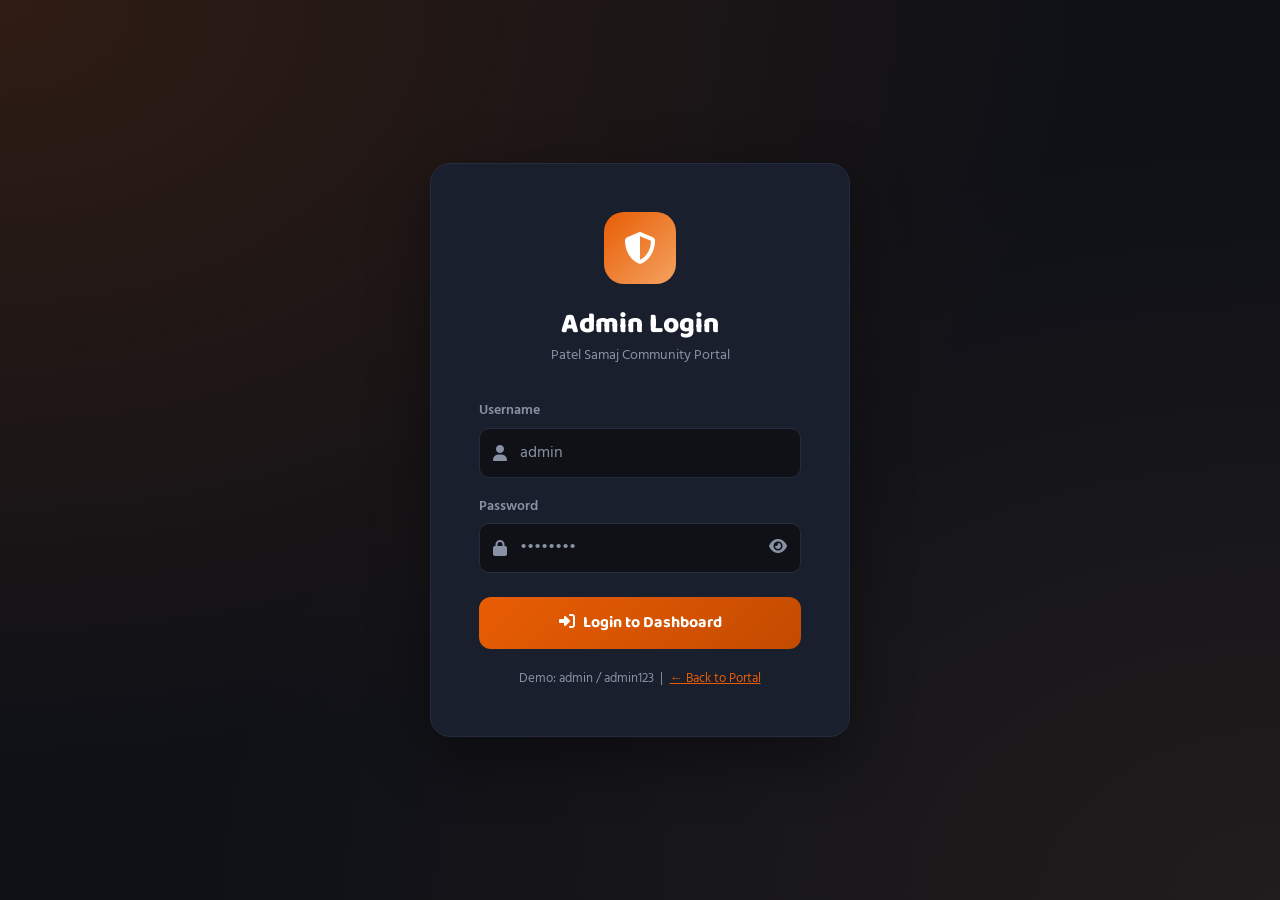
<file: admin/index.html>
<!DOCTYPE html>
<html lang="en" data-theme="dark">
<head>
<meta charset="UTF-8"/>
<meta name="viewport" content="width=device-width, initial-scale=1.0"/>
<title>Admin Panel | Patel Samaj Community Portal</title>
<link href="https://cdn.jsdelivr.net/npm/bootstrap@5.3.3/dist/css/bootstrap.min.css" rel="stylesheet"/>
<link href="https://cdnjs.cloudflare.com/ajax/libs/font-awesome/6.5.0/css/all.min.css" rel="stylesheet"/>
<link href="https://fonts.googleapis.com/css2?family=Baloo+2:wght@400;600;700;800&family=Hind:wght@300;400;500;600&display=swap" rel="stylesheet"/>
<style>
:root{
  --saffron:#E85D04;--gold:#F4A261;--deep:#C44B00;
  --bg:#0F1117;--sidebar:#161B27;--card:#1A1F2E;
  --border:#252C3F;--text:#E8E8F0;--muted:#8892A4;
  --radius:12px;
}
*{box-sizing:border-box;margin:0;padding:0}
body{font-family:'Hind',sans-serif;background:var(--bg);color:var(--text);min-height:100vh}
h1,h2,h3,h4,h5,h6{font-family:'Baloo 2',sans-serif}

/* LOGIN */
.login-wrap{
  min-height:100vh;display:flex;align-items:center;justify-content:center;
  background:radial-gradient(ellipse at top left,rgba(232,93,4,.15) 0%,transparent 60%),
             radial-gradient(ellipse at bottom right,rgba(244,162,97,.08) 0%,transparent 60%),
             var(--bg);
}
.login-card{
  background:var(--card);border:1px solid var(--border);
  border-radius:20px;padding:48px;width:100%;max-width:420px;
  box-shadow:0 20px 60px rgba(0,0,0,.4);
}
.login-logo{
  width:72px;height:72px;background:linear-gradient(135deg,var(--saffron),var(--gold));
  border-radius:20px;display:flex;align-items:center;justify-content:center;
  font-size:2rem;color:#fff;margin:0 auto 24px;
}
.form-control{
  background:#0F1117;border:1.5px solid var(--border);color:var(--text);
  border-radius:10px;padding:12px 16px;transition:border-color .2s;
}
.form-control:focus{border-color:var(--saffron);box-shadow:0 0 0 3px rgba(232,93,4,.12);background:#0F1117;color:var(--text)}
.form-control::placeholder{color:var(--muted)}
.form-label{color:var(--muted);font-size:.88rem;font-weight:600;margin-bottom:6px}
.btn-login{
  background:linear-gradient(135deg,var(--saffron),var(--deep));color:#fff;
  border:none;border-radius:12px;padding:14px;font-family:'Baloo 2',sans-serif;
  font-weight:700;font-size:1rem;width:100%;transition:all .25s;cursor:pointer;
}
.btn-login:hover{transform:translateY(-2px);box-shadow:0 8px 24px rgba(232,93,4,.4)}

/* ADMIN LAYOUT */
.admin-layout{display:flex;min-height:100vh}
.sidebar{
  width:260px;background:var(--sidebar);border-right:1px solid var(--border);
  display:flex;flex-direction:column;position:fixed;top:0;bottom:0;left:0;z-index:100;
  transition:transform .3s;overflow-y:auto;
}
.sidebar-brand{
  padding:24px 20px;border-bottom:1px solid var(--border);
  font-family:'Baloo 2',sans-serif;font-weight:800;font-size:1.1rem;color:#fff;
  display:flex;align-items:center;gap:12px;flex-shrink:0;
}
.brand-dot{
  width:36px;height:36px;background:linear-gradient(135deg,var(--saffron),var(--gold));
  border-radius:10px;display:flex;align-items:center;justify-content:center;font-size:.9rem;
}
.nav-section{padding:8px 12px;margin-top:8px}
.nav-section-title{
  font-size:.68rem;color:var(--muted);font-weight:700;letter-spacing:1.5px;
  text-transform:uppercase;padding:0 8px;margin-bottom:4px;
}
.nav-item{
  display:flex;align-items:center;gap:10px;padding:10px 14px;
  border-radius:10px;color:var(--muted);cursor:pointer;
  transition:all .2s;font-size:.9rem;font-weight:500;margin-bottom:2px;
  border:1px solid transparent;
}
.nav-item:hover{background:rgba(232,93,4,.1);color:var(--text)}
.nav-item.active{background:rgba(232,93,4,.15);color:#fff;border-color:rgba(232,93,4,.25)}
.nav-item i{width:18px;font-size:.95rem;color:var(--saffron)}
.nav-item .badge{
  margin-left:auto;background:var(--saffron);color:#fff;
  border-radius:50px;padding:1px 8px;font-size:.7rem;
}

.main-content{margin-left:260px;flex:1;display:flex;flex-direction:column}
.topbar{
  background:var(--sidebar);border-bottom:1px solid var(--border);
  padding:16px 24px;display:flex;align-items:center;justify-content:space-between;
  position:sticky;top:0;z-index:50;
}
.topbar-title{font-family:'Baloo 2',sans-serif;font-weight:700;font-size:1.1rem}
.page-content{padding:28px;flex:1}

/* CARDS */
.stat-card{
  background:var(--card);border:1px solid var(--border);border-radius:var(--radius);
  padding:24px;position:relative;overflow:hidden;
}
.stat-card::after{
  content:'';position:absolute;right:-16px;top:-16px;
  width:80px;height:80px;border-radius:50%;
  background:rgba(232,93,4,.08);
}
.stat-card .icon{
  width:48px;height:48px;border-radius:12px;
  background:linear-gradient(135deg,var(--saffron),var(--gold));
  display:flex;align-items:center;justify-content:center;
  font-size:1.2rem;color:#fff;margin-bottom:16px;
}
.stat-card h3{font-size:2rem;font-weight:800;color:#fff;margin-bottom:4px}
.stat-card p{color:var(--muted);font-size:.85rem;margin:0}

/* TABLE */
.data-table{background:var(--card);border:1px solid var(--border);border-radius:var(--radius);overflow:hidden}
.data-table-head{
  padding:20px 24px;border-bottom:1px solid var(--border);
  display:flex;align-items:center;justify-content:space-between;flex-wrap:wrap;gap:12px;
}
.data-table-head h5{font-family:'Baloo 2',sans-serif;font-weight:700;color:#fff;margin:0}
table{width:100%;border-collapse:collapse}
thead th{
  background:rgba(232,93,4,.1);color:var(--muted);
  padding:12px 16px;font-size:.8rem;font-weight:700;
  text-transform:uppercase;letter-spacing:.5px;text-align:left;
}
tbody td{padding:14px 16px;border-bottom:1px solid var(--border);font-size:.9rem;color:var(--text)}
tbody tr:hover{background:rgba(255,255,255,.02)}
tbody tr:last-child td{border-bottom:none}

/* FORM */
.form-card{background:var(--card);border:1px solid var(--border);border-radius:var(--radius);padding:28px}
.btn-primary{
  background:linear-gradient(135deg,var(--saffron),var(--deep));color:#fff;
  border:none;border-radius:10px;padding:10px 24px;
  font-family:'Baloo 2',sans-serif;font-weight:700;cursor:pointer;
  transition:all .2s;display:inline-flex;align-items:center;gap:8px;
}
.btn-primary:hover{transform:translateY(-1px);box-shadow:0 6px 20px rgba(232,93,4,.35);color:#fff}
.btn-secondary-adm{
  background:transparent;color:var(--muted);border:1.5px solid var(--border);
  border-radius:10px;padding:9px 20px;font-weight:600;cursor:pointer;
  transition:all .2s;display:inline-flex;align-items:center;gap:8px;
}
.btn-secondary-adm:hover{border-color:var(--saffron);color:var(--text)}
.btn-danger-sm{
  background:rgba(239,68,68,.1);color:#ef4444;border:1px solid rgba(239,68,68,.2);
  border-radius:8px;padding:5px 12px;font-size:.8rem;cursor:pointer;transition:all .2s;
}
.btn-danger-sm:hover{background:#ef4444;color:#fff}
.btn-edit-sm{
  background:rgba(232,93,4,.1);color:var(--saffron);border:1px solid rgba(232,93,4,.2);
  border-radius:8px;padding:5px 12px;font-size:.8rem;cursor:pointer;transition:all .2s;
}
.btn-edit-sm:hover{background:var(--saffron);color:#fff}
.badge-approved{background:rgba(34,197,94,.15);color:#22c55e;border-radius:50px;padding:3px 12px;font-size:.78rem;font-weight:600}
.badge-pending{background:rgba(245,158,11,.15);color:#f59e0b;border-radius:50px;padding:3px 12px;font-size:.78rem;font-weight:600}

/* MODAL */
.modal-content{background:var(--card);border:1px solid var(--border)}
.modal-header{border-bottom:1px solid var(--border)}
.modal-footer{border-top:1px solid var(--border)}
.btn-close{filter:invert(1)}

/* SEARCH */
.admin-search{
  background:#0F1117;border:1.5px solid var(--border);color:var(--text);
  border-radius:8px;padding:8px 14px;font-size:.88rem;width:220px;
}
.admin-search:focus{outline:none;border-color:var(--saffron)}
.admin-search::placeholder{color:var(--muted)}

/* Responsive */
@media(max-width:992px){
  .sidebar{transform:translateX(-100%)}
  .sidebar.open{transform:none}
  .main-content{margin-left:0}
}
.logout-btn{
  margin-top:auto;padding:16px 12px;border-top:1px solid var(--border);
}
.logout-btn .nav-item{color:#ef4444}
.logout-btn .nav-item i{color:#ef4444}
.logout-btn .nav-item:hover{background:rgba(239,68,68,.1)}

.section-panel{display:none}
.section-panel.active{display:block}
.toast-adm{position:fixed;top:20px;right:20px;z-index:9999}
select.form-control option{background:var(--card);color:var(--text)}
</style>
</head>
<body>

<!-- ═══ LOGIN PAGE ══════════════════════════════════════════ -->
<div id="loginPage" class="login-wrap">
  <div class="login-card">
    <div class="login-logo"><i class="fas fa-shield-alt"></i></div>
    <div style="text-align:center;margin-bottom:32px">
      <h3 style="font-weight:800;color:#fff;margin-bottom:4px">Admin Login</h3>
      <p style="color:var(--muted);font-size:.88rem">Patel Samaj Community Portal</p>
    </div>
    <div class="mb-3">
      <label class="form-label">Username</label>
      <div style="position:relative">
        <i class="fas fa-user" style="position:absolute;left:14px;top:50%;transform:translateY(-50%);color:var(--muted)"></i>
        <input type="text" class="form-control" id="loginUser" placeholder="admin" style="padding-left:40px"/>
      </div>
    </div>
    <div class="mb-4">
      <label class="form-label">Password</label>
      <div style="position:relative">
        <i class="fas fa-lock" style="position:absolute;left:14px;top:50%;transform:translateY(-50%);color:var(--muted)"></i>
        <input type="password" class="form-control" id="loginPass" placeholder="••••••••" style="padding-left:40px" onkeydown="if(event.key==='Enter')doLogin()"/>
        <button type="button" onclick="togglePw(this)" style="position:absolute;right:14px;top:50%;transform:translateY(-50%);background:none;border:none;color:var(--muted);cursor:pointer"><i class="fas fa-eye"></i></button>
      </div>
    </div>
    <button class="btn-login" onclick="doLogin()"><i class="fas fa-sign-in-alt me-2"></i>Login to Dashboard</button>
    <div style="text-align:center;margin-top:20px;font-size:.82rem;color:var(--muted)">
      Demo: admin / admin123 &nbsp;|&nbsp; <a href="../index.html" style="color:var(--saffron)">← Back to Portal</a>
    </div>
    <div id="loginError" class="mt-3 text-center" style="color:#ef4444;font-size:.88rem;display:none"><i class="fas fa-exclamation-circle me-1"></i>Invalid username or password</div>
  </div>
</div>

<!-- ═══ ADMIN DASHBOARD ══════════════════════════════════════ -->
<div id="adminApp" style="display:none">
<div class="admin-layout">

  <!-- Sidebar -->
  <aside class="sidebar" id="sidebar">
    <div class="sidebar-brand">
      <div class="brand-dot"><i class="fas fa-om"></i></div>
      <div><div>Admin Panel</div><div style="font-size:.68rem;color:var(--muted);font-weight:400">Patel Samaj</div></div>
    </div>
    <div class="nav-section">
      <div class="nav-section-title">Overview</div>
      <div class="nav-item active" onclick="showSection('dashboard',this)"><i class="fas fa-tachometer-alt"></i>Dashboard</div>
    </div>
    <div class="nav-section">
      <div class="nav-section-title">Management</div>
      <div class="nav-item" onclick="showSection('villages',this)"><i class="fas fa-map-marker-alt"></i>Village Management</div>
      <div class="nav-item" onclick="showSection('members',this)"><i class="fas fa-users"></i>Members</div>
      <div class="nav-item" onclick="showSection('registrations',this)"><i class="fas fa-user-plus"></i>Registrations <span class="badge" id="reg-badge">0</span></div>
      <div class="nav-item" onclick="showSection('leaders',this)"><i class="fas fa-award"></i>Leaders</div>
      <div class="nav-item" onclick="showSection('gallery',this)"><i class="fas fa-images"></i>Gallery</div>
    </div>
    <div class="nav-section">
      <div class="nav-section-title">Communication</div>
      <div class="nav-item" onclick="showSection('feedback',this)"><i class="fas fa-comments"></i>Feedback <span class="badge" id="feedback-badge">0</span></div>
    </div>
    <div class="logout-btn">
      <div class="nav-item" onclick="doLogout()"><i class="fas fa-sign-out-alt"></i>Logout</div>
    </div>
  </aside>

  <!-- Main Content -->
  <main class="main-content">
    <div class="topbar">
      <div class="d-flex align-items-center gap-3">
        <button onclick="document.getElementById('sidebar').classList.toggle('open')" style="background:none;border:none;color:var(--text);font-size:1.2rem;cursor:pointer;display:none" class="d-lg-none" id="menuToggle">
          <i class="fas fa-bars"></i>
        </button>
        <div class="topbar-title" id="topbarTitle">Dashboard</div>
      </div>
      <div class="d-flex align-items-center gap-3">
        <a href="../index.html" style="color:var(--muted);font-size:.85rem;text-decoration:none;background:rgba(255,255,255,.05);padding:7px 14px;border-radius:8px;border:1px solid var(--border)">
          <i class="fas fa-external-link-alt me-1"></i>View Portal
        </a>
        <div style="width:36px;height:36px;border-radius:50%;background:linear-gradient(135deg,var(--saffron),var(--gold));display:flex;align-items:center;justify-content:center;font-weight:800;font-size:.9rem">A</div>
      </div>
    </div>
    <div class="page-content">

      <!-- ── DASHBOARD ───────────────────────────────────────── -->
      <div id="sec-dashboard" class="section-panel active">
        <div class="row g-4 mb-4">
          <div class="col-sm-6 col-xl-3">
            <div class="stat-card"><div class="icon"><i class="fas fa-map-marker-alt"></i></div><h3 id="d-villages">-</h3><p>Total Villages</p></div>
          </div>
          <div class="col-sm-6 col-xl-3">
            <div class="stat-card"><div class="icon"><i class="fas fa-users"></i></div><h3 id="d-members">-</h3><p>Total Members</p></div>
          </div>
          <div class="col-sm-6 col-xl-3">
            <div class="stat-card"><div class="icon"><i class="fas fa-home"></i></div><h3 id="d-houses">-</h3><p>Total Houses</p></div>
          </div>
          <div class="col-sm-6 col-xl-3">
            <div class="stat-card"><div class="icon"><i class="fas fa-comments"></i></div><h3 id="d-feedback">0</h3><p>Feedback Received</p></div>
          </div>
        </div>
        <div class="row g-4">
          <div class="col-lg-8">
            <div class="data-table">
              <div class="data-table-head">
                <h5><i class="fas fa-map text-warning me-2"></i>Villages Overview</h5>
              </div>
              <div style="overflow-x:auto">
                <table>
                  <thead><tr><th>Village</th><th>District</th><th>Houses</th><th>Families</th><th>Members</th><th>Head</th></tr></thead>
                  <tbody id="dash-villages-body"><tr><td colspan="6" style="text-align:center;padding:24px;color:var(--muted)">Loading...</td></tr></tbody>
                </table>
              </div>
            </div>
          </div>
          <div class="col-lg-4">
            <div class="data-table">
              <div class="data-table-head"><h5><i class="fas fa-comments text-warning me-2"></i>Recent Messages</h5></div>
              <div id="dash-feedback-list" style="padding:16px;max-height:320px;overflow-y:auto">
                <div style="text-align:center;color:var(--muted);padding:20px">Loading...</div>
              </div>
            </div>
          </div>
        </div>
      </div>

      <!-- ── VILLAGES ───────────────────────────────────────── -->
      <div id="sec-villages" class="section-panel">
        <div class="row g-4">
          <div class="col-xl-4">
            <div class="form-card">
              <h5 style="color:#fff;margin-bottom:20px" id="village-form-title"><i class="fas fa-plus text-warning me-2"></i>Add Village</h5>
              <input type="hidden" id="vf-id"/>
              <div class="mb-3"><label class="form-label">District *</label><input type="text" class="form-control" id="vf-district" placeholder="District name"/></div>
              <div class="mb-3"><label class="form-label">Taluka/Block</label><input type="text" class="form-control" id="vf-taluka" placeholder="Taluka"/></div>
              <div class="mb-3"><label class="form-label">Village Name *</label><input type="text" class="form-control" id="vf-village" placeholder="Village name"/></div>
              <div class="mb-3"><label class="form-label">Village Head</label><input type="text" class="form-control" id="vf-head" placeholder="Head name"/></div>
              <div class="mb-3"><label class="form-label">Head Mobile</label><input type="tel" class="form-control" id="vf-mobile" placeholder="Mobile number"/></div>
              <div class="row g-2 mb-3">
                <div class="col-4"><label class="form-label">Houses</label><input type="number" class="form-control" id="vf-houses" placeholder="0" min="0"/></div>
                <div class="col-4"><label class="form-label">Families</label><input type="number" class="form-control" id="vf-families" placeholder="0" min="0"/></div>
                <div class="col-4"><label class="form-label">Members</label><input type="number" class="form-control" id="vf-members" placeholder="0" min="0"/></div>
              </div>
              <div class="row g-2 mb-4">
                <div class="col-6"><label class="form-label">Male</label><input type="number" class="form-control" id="vf-male" placeholder="0" min="0"/></div>
                <div class="col-6"><label class="form-label">Female</label><input type="number" class="form-control" id="vf-female" placeholder="0" min="0"/></div>
              </div>
              <div class="d-flex gap-2">
                <button class="btn-primary" onclick="saveVillage()"><i class="fas fa-save"></i>Save</button>
                <button class="btn-secondary-adm" onclick="clearVillageForm()"><i class="fas fa-times"></i>Clear</button>
              </div>
            </div>
          </div>
          <div class="col-xl-8">
            <div class="data-table">
              <div class="data-table-head">
                <h5><i class="fas fa-map-marker-alt text-warning me-2"></i>All Villages</h5>
                <input type="text" class="admin-search" placeholder="Search villages..." oninput="filterAdminTable('villages-tbody',this.value,[0,1])"/>
              </div>
              <div style="overflow-x:auto">
                <table><thead><tr><th>Village</th><th>District</th><th>Head</th><th>Members</th><th>Actions</th></tr></thead>
                <tbody id="villages-tbody"><tr><td colspan="5" style="text-align:center;padding:24px;color:var(--muted)">Loading...</td></tr></tbody></table>
              </div>
            </div>
          </div>
        </div>
      </div>

      <!-- ── MEMBERS ────────────────────────────────────────── -->
      <div id="sec-members" class="section-panel">
        <div class="data-table">
          <div class="data-table-head">
            <h5><i class="fas fa-users text-warning me-2"></i>All Members</h5>
            <input type="text" class="admin-search" placeholder="Search members..." oninput="filterAdminTable('members-tbody',this.value,[0,1,3])"/>
          </div>
          <div style="overflow-x:auto">
            <table><thead><tr><th>#</th><th>Name</th><th>Village</th><th>Mobile</th><th>Occupation</th><th>Gender</th><th>Actions</th></tr></thead>
            <tbody id="members-tbody"><tr><td colspan="7" style="text-align:center;padding:24px;color:var(--muted)">Loading...</td></tr></tbody></table>
          </div>
        </div>
      </div>

      <!-- ── REGISTRATIONS ──────────────────────────────────── -->
      <div id="sec-registrations" class="section-panel">
        <div class="data-table">
          <div class="data-table-head">
            <h5><i class="fas fa-user-plus text-warning me-2"></i>Pending Registrations</h5>
          </div>
          <div style="overflow-x:auto">
            <table><thead><tr><th>Name</th><th>Mobile</th><th>Village</th><th>Occupation</th><th>Status</th><th>Actions</th></tr></thead>
            <tbody id="registrations-tbody">
              <tr><td colspan="6" style="text-align:center;padding:40px;color:var(--muted)">
                <i class="fas fa-user-plus fa-2x mb-2 d-block" style="color:var(--border)"></i>No pending registrations
              </td></tr>
            </tbody></table>
          </div>
        </div>
      </div>

      <!-- ── LEADERS ────────────────────────────────────────── -->
      <div id="sec-leaders" class="section-panel">
        <div class="row g-4">
          <div class="col-xl-4">
            <div class="form-card">
              <h5 style="color:#fff;margin-bottom:20px"><i class="fas fa-award text-warning me-2"></i>Add Leader</h5>
              <input type="hidden" id="lf-id"/>
              <div class="mb-3"><label class="form-label">Full Name *</label><input type="text" class="form-control" id="lf-name" placeholder="Leader's name"/></div>
              <div class="mb-3"><label class="form-label">Designation *</label><input type="text" class="form-control" id="lf-desig" placeholder="e.g., District President"/></div>
              <div class="mb-3"><label class="form-label">Mobile</label><input type="tel" class="form-control" id="lf-mobile" placeholder="Mobile number"/></div>
              <div class="mb-3"><label class="form-label">Email</label><input type="email" class="form-control" id="lf-email" placeholder="Email (optional)"/></div>
              <div class="mb-3"><label class="form-label">Address</label><input type="text" class="form-control" id="lf-address" placeholder="City, District"/></div>
              <div class="mb-4"><label class="form-label">Sort Order</label><input type="number" class="form-control" id="lf-order" placeholder="1" min="1" value="1"/></div>
              <div class="d-flex gap-2">
                <button class="btn-primary" onclick="saveLeader()"><i class="fas fa-save"></i>Save</button>
                <button class="btn-secondary-adm" onclick="clearLeaderForm()"><i class="fas fa-times"></i>Clear</button>
              </div>
            </div>
          </div>
          <div class="col-xl-8">
            <div class="data-table">
              <div class="data-table-head"><h5><i class="fas fa-award text-warning me-2"></i>All Leaders</h5></div>
              <div style="overflow-x:auto">
                <table><thead><tr><th>Name</th><th>Designation</th><th>Mobile</th><th>Actions</th></tr></thead>
                <tbody id="leaders-tbody"><tr><td colspan="4" style="text-align:center;padding:24px;color:var(--muted)">Loading...</td></tr></tbody></table>
              </div>
            </div>
          </div>
        </div>
      </div>

      <!-- ── GALLERY ────────────────────────────────────────── -->
      <div id="sec-gallery" class="section-panel">
        <div class="row g-4">
          <div class="col-xl-4">
            <div class="form-card">
              <h5 style="color:#fff;margin-bottom:20px"><i class="fas fa-images text-warning me-2"></i>Upload Image</h5>
              <div class="mb-3"><label class="form-label">Image Title</label><input type="text" class="form-control" id="gf-title" placeholder="Image title"/></div>
              <div class="mb-3">
                <label class="form-label">Category</label>
                <select class="form-control" id="gf-cat">
                  <option value="Events">Events</option>
                  <option value="Meetings">Meetings</option>
                  <option value="Cultural">Cultural</option>
                  <option value="Social">Social</option>
                  <option value="General">General</option>
                </select>
              </div>
              <div class="mb-4">
                <label class="form-label">Select Image</label>
                <input type="file" class="form-control" id="gf-file" accept="image/*"/>
              </div>
              <button class="btn-primary w-100 justify-content-center" onclick="uploadGallery()"><i class="fas fa-upload"></i>Upload</button>
              <div style="font-size:.78rem;color:var(--muted);margin-top:12px">Note: Image upload requires PHP backend running on a web server.</div>
            </div>
          </div>
          <div class="col-xl-8">
            <div class="data-table">
              <div class="data-table-head"><h5><i class="fas fa-images text-warning me-2"></i>Gallery Images</h5></div>
              <div style="padding:24px">
                <div id="gallery-grid-admin" style="display:grid;grid-template-columns:repeat(auto-fill,minmax(120px,1fr));gap:12px">
                  <div style="text-align:center;color:var(--muted);grid-column:1/-1;padding:40px">No images uploaded yet</div>
                </div>
              </div>
            </div>
          </div>
        </div>
      </div>

      <!-- ── FEEDBACK ───────────────────────────────────────── -->
      <div id="sec-feedback" class="section-panel">
        <div class="data-table">
          <div class="data-table-head">
            <h5><i class="fas fa-comments text-warning me-2"></i>All Feedback / Messages</h5>
            <input type="text" class="admin-search" placeholder="Search messages..." oninput="filterAdminTable('feedback-tbody',this.value,[0,1,3])"/>
          </div>
          <div style="overflow-x:auto">
            <table><thead><tr><th>Name</th><th>Mobile</th><th>Subject</th><th>Message</th><th>Date</th></tr></thead>
            <tbody id="feedback-tbody"><tr><td colspan="5" style="text-align:center;padding:24px;color:var(--muted)">Loading...</td></tr></tbody></table>
          </div>
        </div>
      </div>

    </div><!-- page-content -->
  </main>
</div>
</div><!-- adminApp -->

<!-- Toast -->
<div id="toastAdm" class="toast-adm"></div>

<script src="https://cdn.jsdelivr.net/npm/bootstrap@5.3.3/dist/js/bootstrap.bundle.min.js"></script>
<script>
// ── DEMO DATA STORE ────────────────────────────────────────
const STORE = {
  villages: [
    {id:1,district_name:'Indore',taluka_name:'Indore Urban',village_name:'Rajendra Nagar',head_name:'Ramesh Patel',head_mobile:'9876543210',total_houses:145,total_families:138,total_members:620,male_members:312,female_members:308},
    {id:2,district_name:'Indore',taluka_name:'Mhow',village_name:'Simrol',head_name:'Mahesh Verma',head_mobile:'9812345678',total_houses:89,total_families:82,total_members:380,male_members:192,female_members:188},
    {id:3,district_name:'Indore',taluka_name:'Depalpur',village_name:'Kshipra',head_name:'Suresh Sharma',head_mobile:'9898765432',total_houses:112,total_families:105,total_members:490,male_members:248,female_members:242},
    {id:4,district_name:'Indore',taluka_name:'Sanwer',village_name:'Hatod',head_name:'Dinesh Yadav',head_mobile:'9765432109',total_houses:76,total_families:70,total_members:320,male_members:162,female_members:158},
    {id:5,district_name:'Indore',taluka_name:'Mhow',village_name:'Manpur',head_name:'Vikram Singh',head_mobile:'9654321098',total_houses:98,total_families:92,total_members:425,male_members:215,female_members:210},
  ],
  members: [
    {id:1,village_id:1,village_name:'Rajendra Nagar',name:'Rajesh Kumar Patel',father_name:'Ramesh Patel',mobile:'9876541230',occupation:'Farmer',gender:'Male',age:35},
    {id:2,village_id:1,village_name:'Rajendra Nagar',name:'Sunita Devi',father_name:'Ramesh Patel',mobile:'9876541231',occupation:'Homemaker',gender:'Female',age:30},
    {id:3,village_id:1,village_name:'Rajendra Nagar',name:'Anil Verma',father_name:'Suresh Verma',mobile:'9876541232',occupation:'Teacher',gender:'Male',age:42},
    {id:4,village_id:2,village_name:'Simrol',name:'Priya Verma',father_name:'Mahesh Verma',mobile:'9812345679',occupation:'Teacher',gender:'Female',age:32},
  ],
  leaders: [
    {id:1,name:'Shri Ramchandra Patel',designation:'District President',mobile:'9811111111',email:'president@community.org',address:'Indore, MP',sort_order:1},
    {id:2,name:'Shri Mahendra Verma',designation:'Vice President',mobile:'9822222222',email:'vp@community.org',address:'Indore, MP',sort_order:2},
    {id:3,name:'Shri Suresh Kumar',designation:'General Secretary',mobile:'9833333333',email:'secretary@community.org',address:'Indore, MP',sort_order:3},
    {id:4,name:'Shri Dinesh Sharma',designation:'Treasurer',mobile:'9844444444',email:'',address:'Indore, MP',sort_order:4},
  ],
  feedback: [
    {id:1,name:'Ram Kumar',mobile:'9876543210',email:'ram@email.com',subject:'Suggestion',message:'Please add more village details to the portal.',created_at:'2024-01-15'},
    {id:2,name:'Sita Devi',mobile:'9876543211',email:'',subject:'Query',message:'When will the next annual meeting be held?',created_at:'2024-01-16'},
  ]
};

// ── LOGIN ──────────────────────────────────────────────────
function doLogin() {
  const u = document.getElementById('loginUser').value;
  const p = document.getElementById('loginPass').value;
  if ((u==='admin'&&p==='admin123')||(u==='admin'&&p==='Admin@1234')) {
    document.getElementById('loginPage').style.display='none';
    document.getElementById('adminApp').style.display='block';
    loadDashboard();
  } else {
    document.getElementById('loginError').style.display='block';
  }
}
function doLogout() {
  document.getElementById('adminApp').style.display='none';
  document.getElementById('loginPage').style.display='flex';
  document.getElementById('loginUser').value='';
  document.getElementById('loginPass').value='';
}
function togglePw(btn) {
  const inp = btn.previousElementSibling;
  if (inp.type==='password'){inp.type='text';btn.innerHTML='<i class="fas fa-eye-slash"></i>'}
  else{inp.type='password';btn.innerHTML='<i class="fas fa-eye"></i>'}
}

// ── NAVIGATION ─────────────────────────────────────────────
function showSection(name, el) {
  document.querySelectorAll('.section-panel').forEach(p=>p.classList.remove('active'));
  document.querySelectorAll('.nav-item').forEach(n=>n.classList.remove('active'));
  document.getElementById('sec-'+name).classList.add('active');
  el.classList.add('active');
  document.getElementById('topbarTitle').textContent = el.textContent.trim().replace(/\d+/,'').trim();
  if (name==='villages') loadVillagesAdmin();
  if (name==='members') loadMembersAdmin();
  if (name==='leaders') loadLeadersAdmin();
  if (name==='feedback') loadFeedbackAdmin();
}

// ── TOAST ──────────────────────────────────────────────────
function toast(msg, type='success') {
  const colors={success:'#22c55e',danger:'#ef4444',info:'#3b82f6',warning:'#f59e0b'};
  const icons={success:'fa-check-circle',danger:'fa-times-circle',info:'fa-info-circle',warning:'fa-exclamation-triangle'};
  const el = document.createElement('div');
  el.style.cssText=`background:var(--card);border:1px solid var(--border);border-left:4px solid ${colors[type]};border-radius:12px;padding:14px 20px;margin-bottom:8px;display:flex;align-items:center;gap:10px;color:var(--text);min-width:260px;box-shadow:0 8px 24px rgba(0,0,0,.3)`;
  el.innerHTML=`<i class="fas ${icons[type]}" style="color:${colors[type]}"></i>${msg}`;
  document.getElementById('toastAdm').prepend(el);
  setTimeout(()=>el.remove(),3500);
}

// ── DASHBOARD ──────────────────────────────────────────────
function loadDashboard() {
  const total_members = STORE.villages.reduce((a,v)=>a+v.total_members,0);
  const total_houses = STORE.villages.reduce((a,v)=>a+v.total_houses,0);
  document.getElementById('d-villages').textContent = STORE.villages.length;
  document.getElementById('d-members').textContent = total_members.toLocaleString();
  document.getElementById('d-houses').textContent = total_houses.toLocaleString();
  document.getElementById('d-feedback').textContent = STORE.feedback.length;
  document.getElementById('feedback-badge').textContent = STORE.feedback.length;

  const vBody = document.getElementById('dash-villages-body');
  vBody.innerHTML = STORE.villages.map(v=>`
    <tr>
      <td><strong>${v.village_name}</strong></td>
      <td>${v.district_name}</td>
      <td>${v.total_houses}</td>
      <td>${v.total_families}</td>
      <td><span style="color:var(--saffron);font-weight:700">${v.total_members}</span></td>
      <td>${v.head_name||'-'}</td>
    </tr>
  `).join('');

  const fbList = document.getElementById('dash-feedback-list');
  fbList.innerHTML = STORE.feedback.map(f=>`
    <div style="border-bottom:1px solid var(--border);padding:12px 0">
      <div style="font-weight:600;font-size:.88rem;color:var(--text)">${f.name}</div>
      <div style="color:var(--muted);font-size:.8rem;margin-top:2px">${f.message.substring(0,60)}...</div>
      <div style="color:var(--muted);font-size:.75rem;margin-top:4px"><i class="fas fa-calendar me-1"></i>${f.created_at}</div>
    </div>
  `).join('') || '<div style="text-align:center;color:var(--muted)">No feedback yet</div>';
}

// ── VILLAGES ADMIN ──────────────────────────────────────────
function loadVillagesAdmin() {
  const tbody = document.getElementById('villages-tbody');
  tbody.innerHTML = STORE.villages.map(v=>`
    <tr>
      <td><strong>${v.village_name}</strong></td>
      <td>${v.district_name}</td>
      <td>${v.head_name||'-'}</td>
      <td><span style="color:var(--saffron);font-weight:700">${v.total_members}</span></td>
      <td>
        <button class="btn-edit-sm me-1" onclick="editVillage(${v.id})"><i class="fas fa-edit"></i> Edit</button>
        <button class="btn-danger-sm" onclick="deleteVillage(${v.id})"><i class="fas fa-trash"></i> Del</button>
      </td>
    </tr>
  `).join('');
}

function saveVillage() {
  const id = document.getElementById('vf-id').value;
  const data = {
    district_name: document.getElementById('vf-district').value,
    taluka_name: document.getElementById('vf-taluka').value,
    village_name: document.getElementById('vf-village').value,
    head_name: document.getElementById('vf-head').value,
    head_mobile: document.getElementById('vf-mobile').value,
    total_houses: parseInt(document.getElementById('vf-houses').value)||0,
    total_families: parseInt(document.getElementById('vf-families').value)||0,
    total_members: parseInt(document.getElementById('vf-members').value)||0,
    male_members: parseInt(document.getElementById('vf-male').value)||0,
    female_members: parseInt(document.getElementById('vf-female').value)||0,
  };
  if (!data.village_name||!data.district_name) { toast('Village name and district are required','warning'); return; }
  if (id) {
    const idx = STORE.villages.findIndex(v=>v.id==id);
    if (idx>-1) { STORE.villages[idx] = {...STORE.villages[idx],...data}; toast('Village updated!','success'); }
  } else {
    data.id = Date.now();
    STORE.villages.push(data);
    toast('Village added!','success');
  }
  clearVillageForm();
  loadVillagesAdmin();
}

function editVillage(id) {
  const v = STORE.villages.find(x=>x.id==id);
  if (!v) return;
  document.getElementById('vf-id').value = v.id;
  document.getElementById('vf-district').value = v.district_name||'';
  document.getElementById('vf-taluka').value = v.taluka_name||'';
  document.getElementById('vf-village').value = v.village_name||'';
  document.getElementById('vf-head').value = v.head_name||'';
  document.getElementById('vf-mobile').value = v.head_mobile||'';
  document.getElementById('vf-houses').value = v.total_houses||0;
  document.getElementById('vf-families').value = v.total_families||0;
  document.getElementById('vf-members').value = v.total_members||0;
  document.getElementById('vf-male').value = v.male_members||0;
  document.getElementById('vf-female').value = v.female_members||0;
  document.getElementById('village-form-title').innerHTML = '<i class="fas fa-edit text-warning me-2"></i>Edit Village';
}

function deleteVillage(id) {
  if (!confirm('Delete this village?')) return;
  STORE.villages = STORE.villages.filter(v=>v.id!=id);
  loadVillagesAdmin(); toast('Village deleted','danger');
}

function clearVillageForm() {
  ['vf-id','vf-district','vf-taluka','vf-village','vf-head','vf-mobile','vf-houses','vf-families','vf-members','vf-male','vf-female'].forEach(id=>{ const el=document.getElementById(id); if(el) el.value=''; });
  document.getElementById('village-form-title').innerHTML = '<i class="fas fa-plus text-warning me-2"></i>Add Village';
}

// ── MEMBERS ADMIN ───────────────────────────────────────────
function loadMembersAdmin() {
  const tbody = document.getElementById('members-tbody');
  tbody.innerHTML = STORE.members.map((m,i)=>`
    <tr>
      <td><strong style="color:var(--saffron)">${i+1}</strong></td>
      <td><strong>${m.name}</strong><div style="font-size:.78rem;color:var(--muted)">${m.father_name||''}</div></td>
      <td>${m.village_name||'-'}</td>
      <td><a href="tel:${m.mobile}" style="color:var(--saffron)">${m.mobile||'-'}</a></td>
      <td>${m.occupation||'-'}</td>
      <td><span style="color:${m.gender==='Male'?'#60a5fa':'#f472b6'}">${m.gender}</span></td>
      <td><button class="btn-danger-sm" onclick="deleteMember(${m.id})"><i class="fas fa-trash"></i></button></td>
    </tr>
  `).join('') || '<tr><td colspan="7" style="text-align:center;padding:24px;color:var(--muted)">No members</td></tr>';
}

function deleteMember(id) {
  if (!confirm('Delete member?')) return;
  STORE.members = STORE.members.filter(m=>m.id!=id);
  loadMembersAdmin(); toast('Member deleted','danger');
}

// ── LEADERS ADMIN ───────────────────────────────────────────
function loadLeadersAdmin() {
  const tbody = document.getElementById('leaders-tbody');
  tbody.innerHTML = STORE.leaders.map(l=>`
    <tr>
      <td><strong>${l.name}</strong></td>
      <td><span style="background:rgba(232,93,4,.15);color:var(--saffron);border-radius:50px;padding:2px 12px;font-size:.8rem">${l.designation}</span></td>
      <td><a href="tel:${l.mobile}" style="color:var(--saffron)">${l.mobile}</a></td>
      <td>
        <button class="btn-edit-sm me-1" onclick="editLeader(${l.id})"><i class="fas fa-edit"></i></button>
        <button class="btn-danger-sm" onclick="deleteLeader(${l.id})"><i class="fas fa-trash"></i></button>
      </td>
    </tr>
  `).join('');
}

function saveLeader() {
  const id = document.getElementById('lf-id').value;
  const data = {
    name: document.getElementById('lf-name').value,
    designation: document.getElementById('lf-desig').value,
    mobile: document.getElementById('lf-mobile').value,
    email: document.getElementById('lf-email').value,
    address: document.getElementById('lf-address').value,
    sort_order: parseInt(document.getElementById('lf-order').value)||1,
  };
  if (!data.name||!data.designation) { toast('Name and designation required','warning'); return; }
  if (id) {
    const idx = STORE.leaders.findIndex(l=>l.id==id);
    if (idx>-1) { STORE.leaders[idx]={...STORE.leaders[idx],...data}; toast('Leader updated!','success'); }
  } else {
    data.id = Date.now();
    STORE.leaders.push(data);
    toast('Leader added!','success');
  }
  clearLeaderForm(); loadLeadersAdmin();
}

function editLeader(id) {
  const l = STORE.leaders.find(x=>x.id==id);
  if (!l) return;
  document.getElementById('lf-id').value = l.id;
  document.getElementById('lf-name').value = l.name||'';
  document.getElementById('lf-desig').value = l.designation||'';
  document.getElementById('lf-mobile').value = l.mobile||'';
  document.getElementById('lf-email').value = l.email||'';
  document.getElementById('lf-address').value = l.address||'';
  document.getElementById('lf-order').value = l.sort_order||1;
}
function deleteLeader(id) {
  if (!confirm('Delete leader?')) return;
  STORE.leaders = STORE.leaders.filter(l=>l.id!=id);
  loadLeadersAdmin(); toast('Leader deleted','danger');
}
function clearLeaderForm() {
  ['lf-id','lf-name','lf-desig','lf-mobile','lf-email','lf-address'].forEach(id=>document.getElementById(id).value='');
  document.getElementById('lf-order').value = '1';
}

// ── FEEDBACK ADMIN ──────────────────────────────────────────
function loadFeedbackAdmin() {
  const tbody = document.getElementById('feedback-tbody');
  tbody.innerHTML = STORE.feedback.map(f=>`
    <tr>
      <td><strong>${f.name}</strong></td>
      <td>${f.mobile||'-'}</td>
      <td>${f.subject||'-'}</td>
      <td style="max-width:240px;word-wrap:break-word">${f.message}</td>
      <td style="white-space:nowrap">${f.created_at}</td>
    </tr>
  `).join('') || '<tr><td colspan="5" style="text-align:center;padding:40px;color:var(--muted)">No feedback received</td></tr>';
}

function uploadGallery() {
  toast('Image upload requires PHP/server backend. This is a demo UI.','info');
}

// ── TABLE SEARCH ────────────────────────────────────────────
function filterAdminTable(tbodyId, query, cols) {
  const tbody = document.getElementById(tbodyId);
  const q = query.toLowerCase();
  Array.from(tbody.rows).forEach(row => {
    const text = cols.map(c => (row.cells[c]?.textContent||'').toLowerCase()).join(' ');
    row.style.display = text.includes(q) ? '' : 'none';
  });
}
</script>
</body>
</html>
</file>
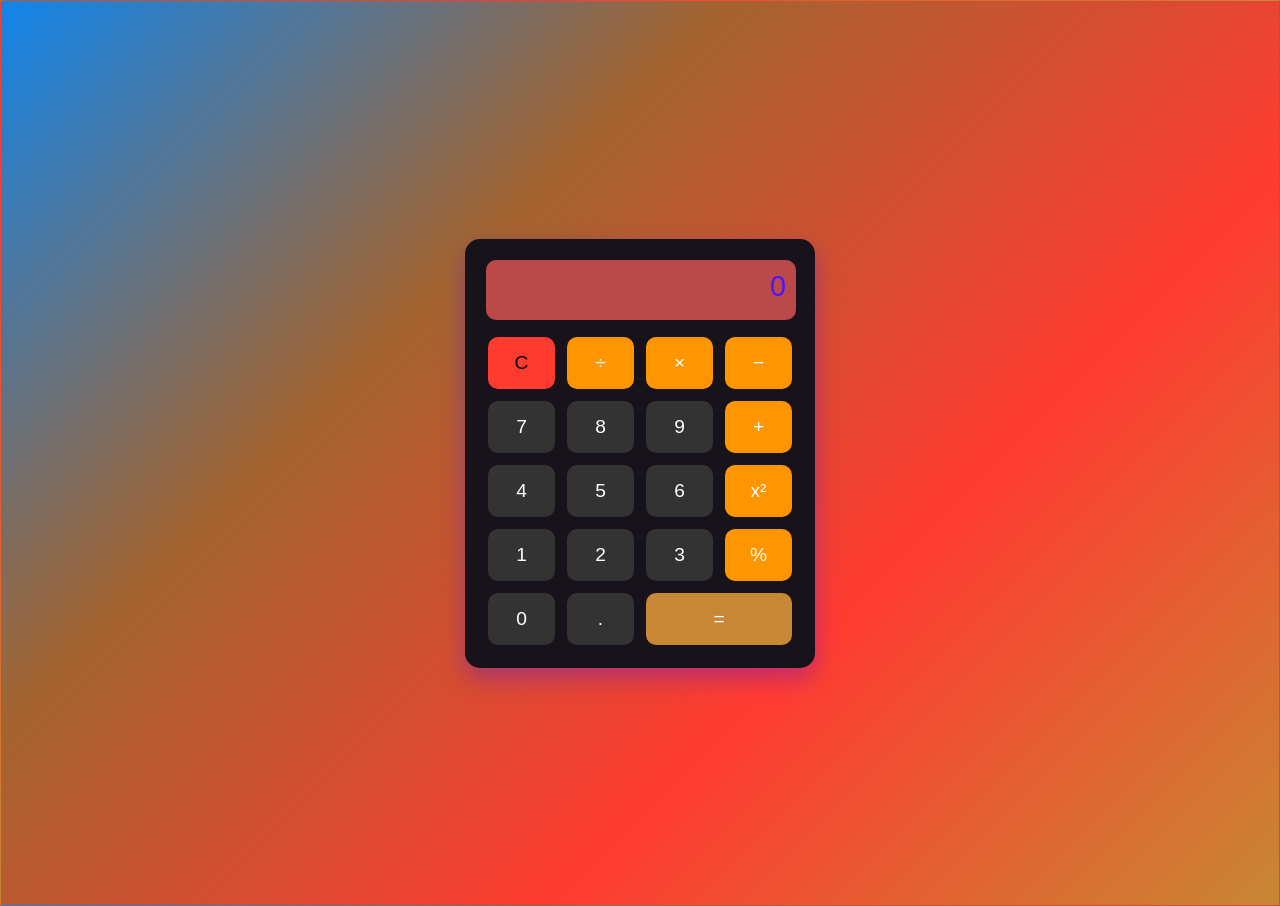
<file: README.html>
<!DOCTYPE html>
<html lang="en">
<head>
    <meta charset="UTF-8">
    <meta name="viewport" content="width=device-width, initial-scale=1.0">
    <title>Responsive Calculator</title>

    <style>
        * {
            box-sizing: border-box;
            margin: 1px;
            padding: 1px;
            font-family: Arial, sans-serif;
        }

        body {
            display: flex;
            justify-content: center;
            align-items: center;
            height: 100vh;
            background: linear-gradient(135deg, #1185eb, #a4642f, #ff3b30, #c78734);
        }

        .calculator {
            width: 100%;
            max-width: 350px;
            background: #18121a;
            border-radius: 15px;
            padding: 20px;
            box-shadow: 0 10px 25px rgba(52, 7, 255, 0.3);
        }

        .display {
            width: 100%;
            height: 60px;
            background: #bc4949;
            color: rgb(78, 20, 251);
            font-size: 1.8rem;
            text-align: right;
            padding: 10px;
            border-radius: 10px;
            margin-bottom: 15px;
            overflow-x: auto;
        }

        .buttons {
            display: grid;
            grid-template-columns: repeat(4, 1fr);
            gap: 10px;
        }

        button {
            padding: 15px;
            font-size: 1.2rem;
            border: none;
            border-radius: 10px;
            cursor: pointer;
            transition: 0.2s;
        }

        button:hover {
            opacity: 0.8;
        }

        .operator {
            background: #ff9500;
            color: white;
        }

        .equal {
            background: #c78734;
            color: white;
            grid-column: span 2;
        }

        .clear {
            background: #ff3b30;
            color: white, #ff3b30;
           
        }

        .number {
            background: #333;
            color: white;
        }

        @media (max-width: 400px) {
            .calculator {
                padding: 15px;
            }

            button {
                padding: 12px;
                font-size: 1rem;
            }
        }
    </style>
</head>

<body>

<div class="calculator">
    <div id="display" class="display">0</div>

    <div class="buttons">
        <button class="clear" onclick="clearDisplay()">C</button>
        <button class="operator" onclick="append('/')">÷</button>
        <button class="operator" onclick="append('*')">×</button>
        <button class="operator" onclick="append('-')">−</button>

        <button class="number" onclick="append('7')">7</button>
        <button class="number" onclick="append('8')">8</button>
        <button class="number" onclick="append('9')">9</button>
        <button class="operator" onclick="append('+')">+</button>

        <button class="number" onclick="append('4')">4</button>
        <button class="number" onclick="append('5')">5</button>
        <button class="number" onclick="append('6')">6</button>
        <button class="operator" onclick="append('**')">x²</button>
        

        <button class="number" onclick="append('1')">1</button>
        <button class="number" onclick="append('2')">2</button>
        <button class="number" onclick="append('3')">3</button>
        <button class="operator" onclick="append('/100')">%</button>


        <button class="number" onclick="append('0')">0</button>
        <button class="number" onclick="append('.')">.</button>
        <button class="equal" onclick="calculate()">=</button>

    </div>
</div>

<script>
    let display = document.getElementById("display");

    function append(value) {
        if (display.innerText === "0") {
            display.innerText = value;
        } else {
            display.innerText += value;
        }
    }

    function clearDisplay() {
        display.innerText = "0";
    }

    function calculate() {
        try {
            display.innerText = eval(display.innerText);
        } catch {
            display.innerText = "Error";
        }
    }
</script>

</body>
</html>
</file>
